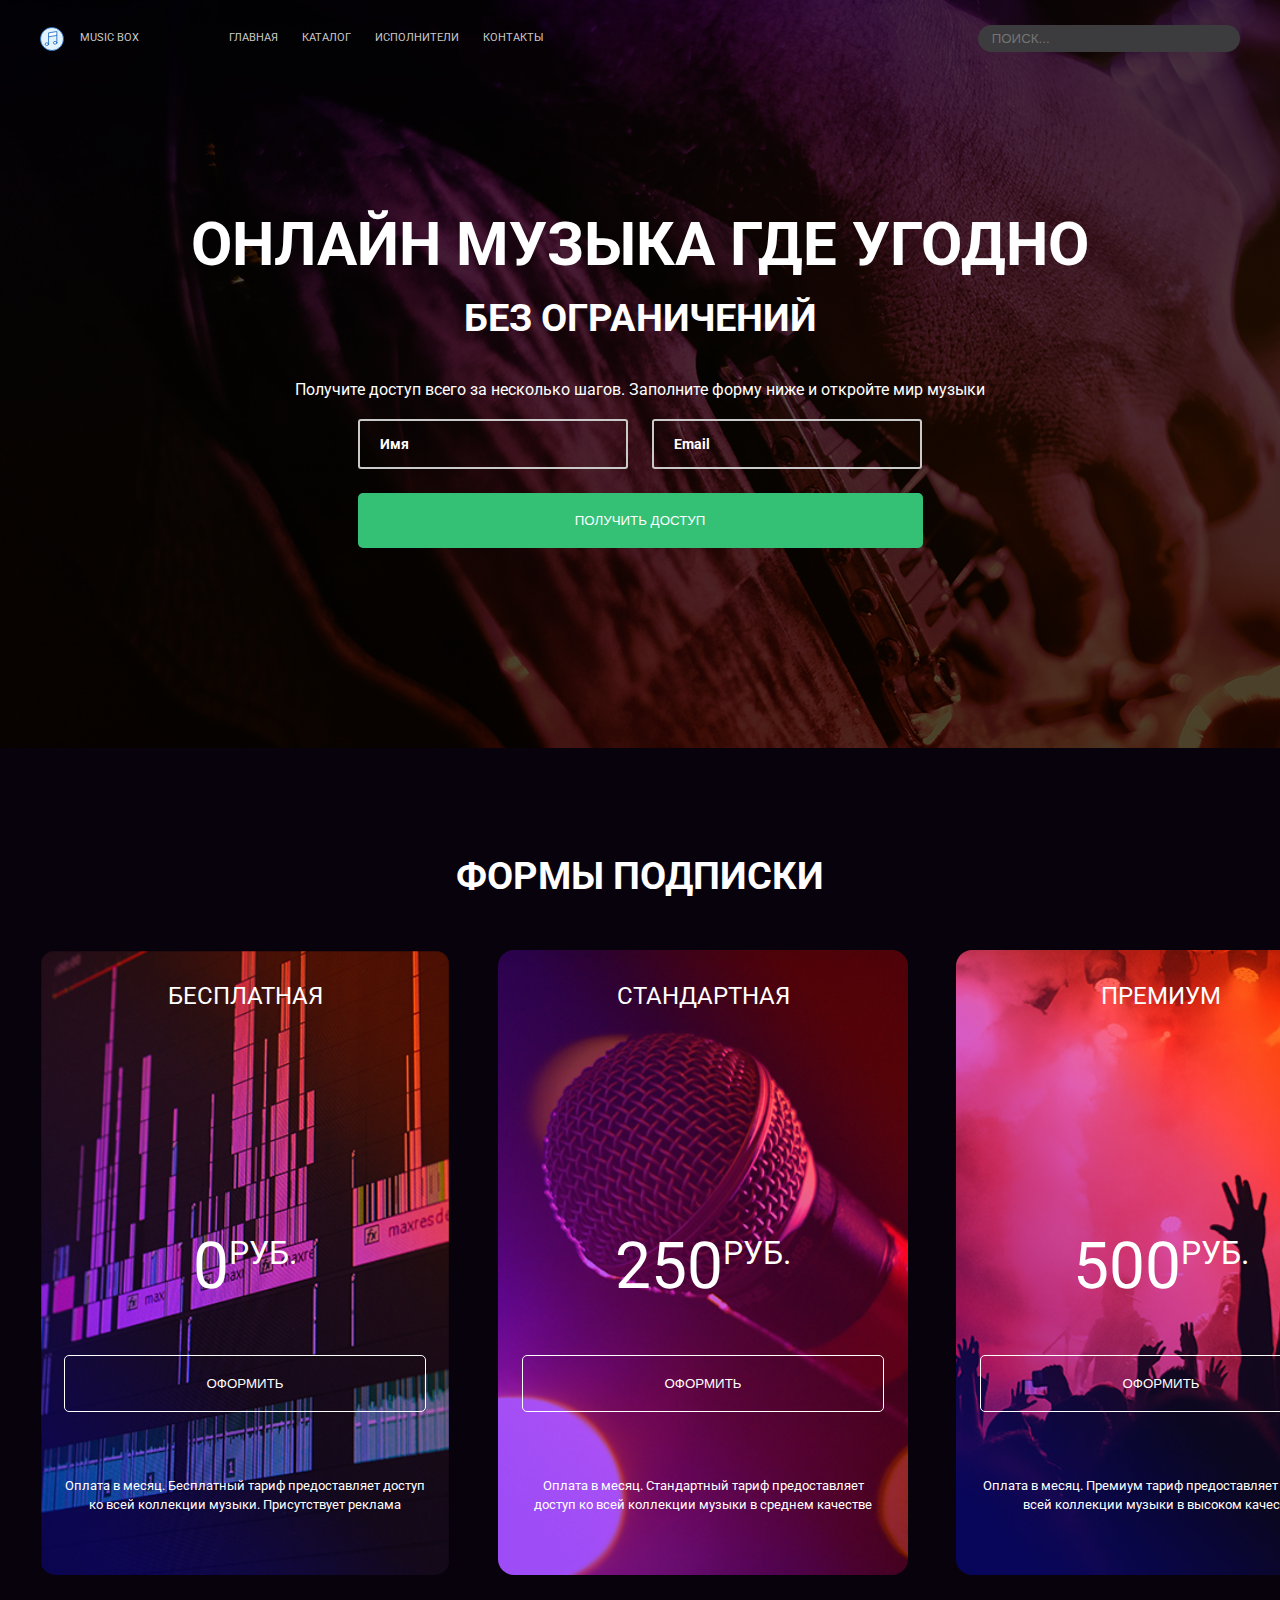
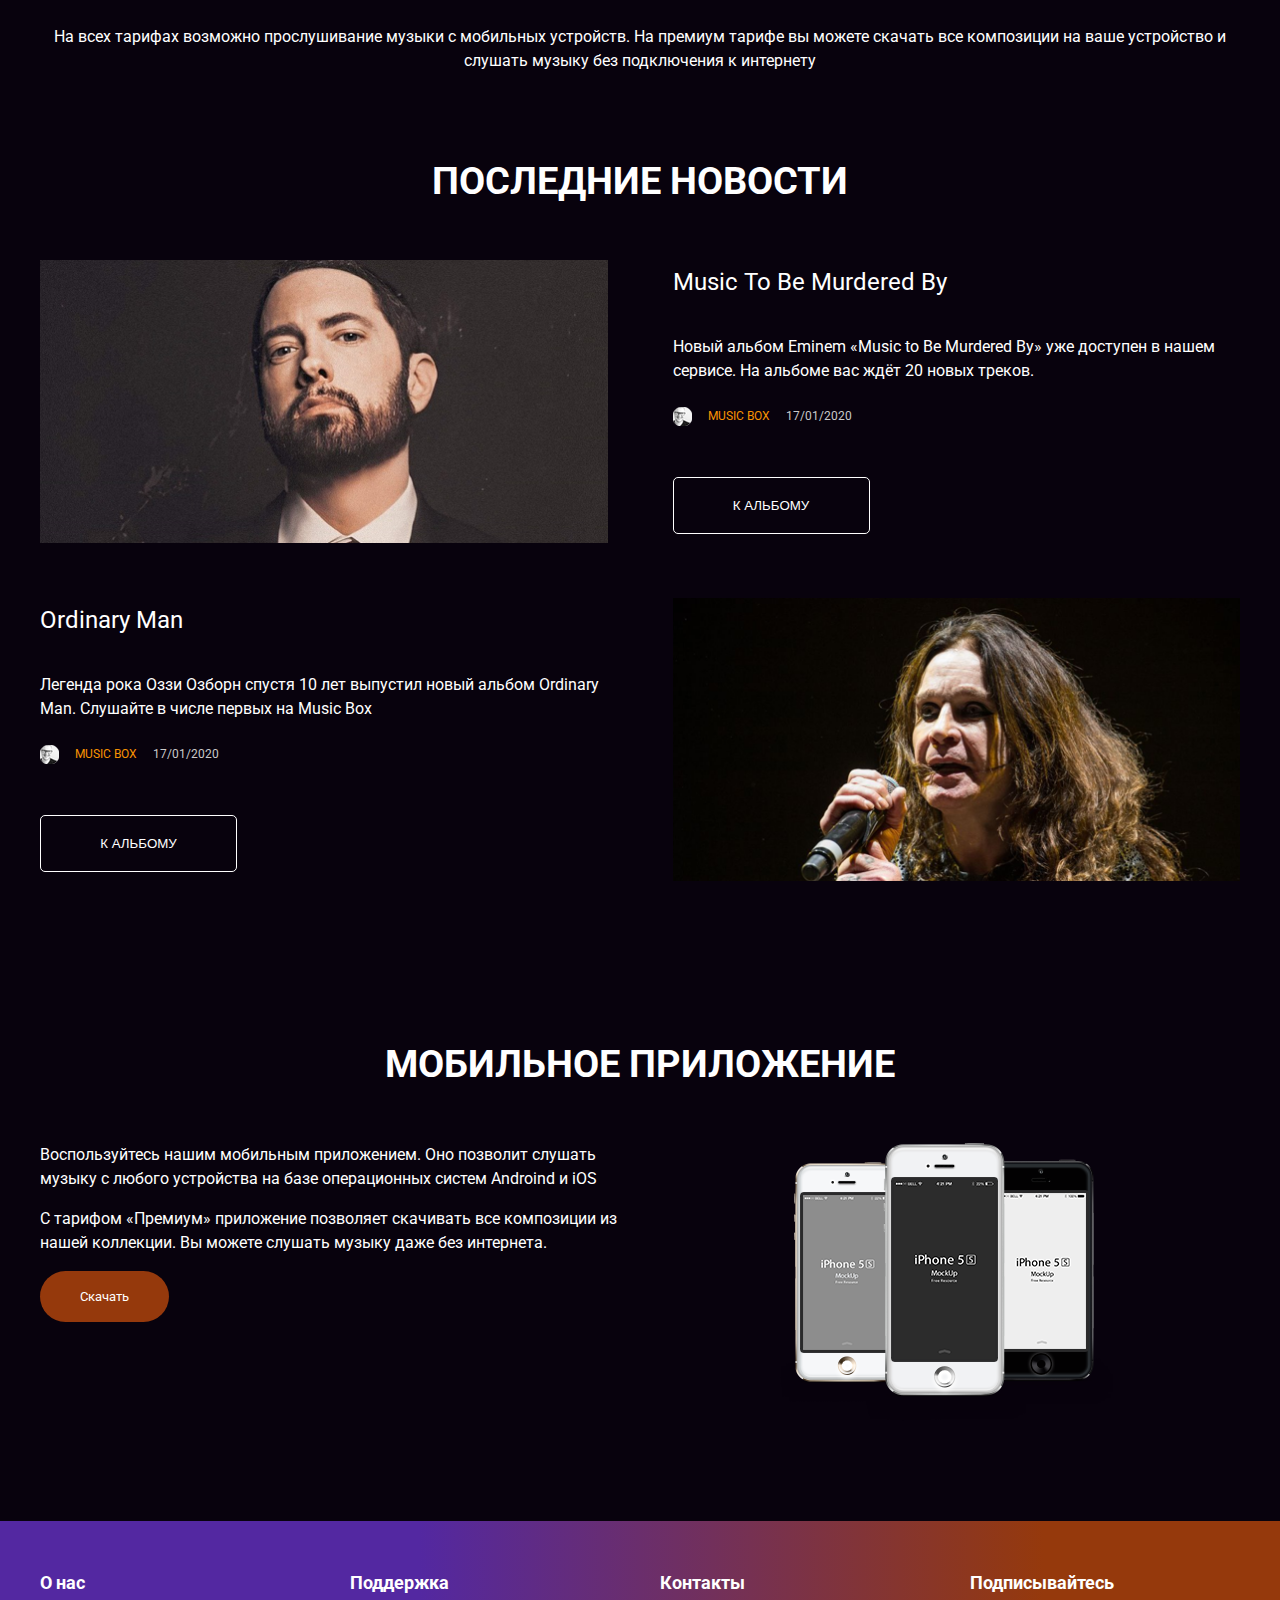
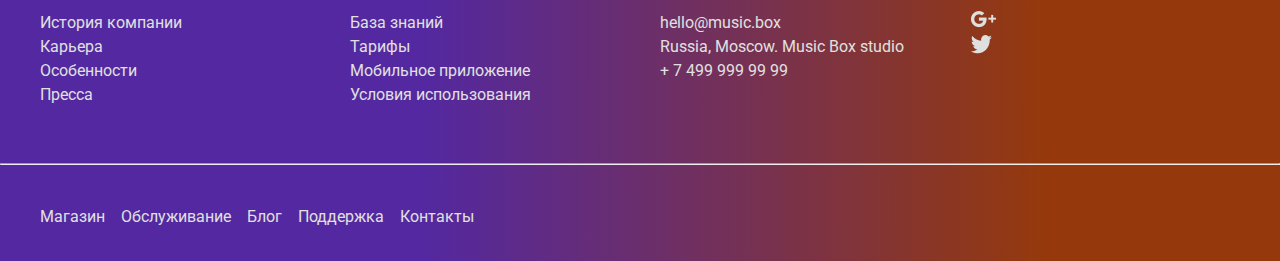
<file: index.html>
<!DOCTYPE html>
<html lang="ru">
<head>
  <meta charset="UTF-8">
  <meta http-equiv="X-UA-Compatible" content="IE=edge">
  <meta name="viewport" content="width=device-width, initial-scale=1.0">
  <title>Music Box</title>
  <link rel="stylesheet" href="./css/index.css">
</head>
<body>
  <header>
  <div class="container">
    <div class="header-wrapper">
    <div class="header-logo">
      <img src="./images/logo.svg" alt="logo">
      <a href="#!">MUSIC BOX</a>
    </div>
    <div class="header-nav">
      <a href="#!" class="header-nav-item white">Главная</a>
      <a href="#!" class="header-nav-item">Каталог</a>
      <a href="#!" class="header-nav-item">Исполнители</a>
      <a href="#!" class="header-nav-item">Контакты</a>
    </div>
    <div class="header-input-wrapper">
      <input class="header-input" type="text" placeholder=" Поиск...">
    </div>
  </div>
</div>
</header>

<section id="page-description" class="page-description">
  <div class="container">
    <div class="poge-description_title-wrapper">
      <h1>Онлайн музыка где угодно</h1>
      <h2>без ограничений</h2>
      <p>Получите доступ всего за несколько шагов. Заполните форму ниже и откройте мир музыки</p>
    </div>
    <div class="page-description_input-wrapper">
      <input placeholder="Имя" type="text">
      <input placeholder="Email" type="text">
    </div>
    <div class="page-description_button">
      <a class="btn" href="#!">получить доступ</a>
    </div>
  </div>
</section>

<section class="page-pricing" id="page-pricing">
  <div class="container">
    <h2 class="pricing-title">Формы подписки</h2>
    <div class="pricing-cards_wrapper">
      <div class="pricing-item bg-free">
        <h3>Бесплатная</h3>
        <p class="pricing-value">0<span>РУБ.</span></p>
        <a class="btn-pricing" href="#">Оформить</a>
        <p class="pricing-footer">Оплата в месяц. Бесплатный тариф предоставляет доступ ко всей коллекции музыки. Присутствует реклама</p>
      </div>

      <div class="pricing-item bg-standart">
        <h3>Стандартная</h3>
        <p class="pricing-value">250<span>РУБ.</span></p>
        <a class="btn-pricing" href="#">Оформить</a>
        <p class="pricing-footer">Оплата в месяц. Стандартный тариф предоставляет доступ ко всей коллекции музыки в среднем качестве</p>
      </div>

      <div class="pricing-item bg-premium">
        <h3>Премиум</h3>
        <p class="pricing-value">500<span>РУБ.</span></p>
        <a class="btn-pricing" href="#">Оформить</a>
        <p class="pricing-footer">Оплата в месяц. Премиум тариф предоставляет доступ ко всей коллекции музыки в высоком качестве</p>
      </div>

    </div>
  <p class="pricing-text">На всех тарифах возможно прослушивание музыки с мобильных устройств. На премиум тарифе вы можете скачать все композиции на ваше устройство и слушать музыку без подключения к интернету</p>
  </div>
</section>

<section class="news" id="news">
  <div class="container">
    <h2 class="news-title">Последние новости</h2>
    <div class="news-item_wrapper">

      <div class="news-item">
        <img src="/images/Music to Be Murdered By.png" alt="Не забудьте про alt">
        <div class="news-body-wrapper">
        <div class="news-body">
          <h3>Music To Be Murdered By</h3>
          <p>Новый альбом Eminem «Music to Be Murdered By» уже доступен в нашем сервисе. На альбоме вас ждёт 20 новых треков.</p>
        </div>
        <div class="news-footer">
          <div class="news-author">
            <a href="#!"><img src="./images/avatar.png" alt=""></a>
            <a class="author" href="#!">Music box</a>
            <p>17/01/2020</p>
          </div>
          <a class="btn-news" href="#">К альбому</a>
        </div>
      </div>
      </div>

      <div class="news-item">
        <img class="reverse-2" src="/images/Ordinary Man.png" alt="Не забудьте про alt">
        <div class="news-body-wrapper reverse-1">
        <div class="news-body">
          <h3>Ordinary Man</h3>
          <p>Легенда рока Оззи Озборн спустя 10 лет выпустил новый альбом Ordinary Man. Слушайте в числе первых на Music Box</p>
        </div>
        <div class="news-footer">
          <div class="news-author">
            <a href="#!"><img src="./images/avatar.png" alt=""></a>
            <a class="author" href="#!">Music box</a>
            <p>17/01/2020</p>
          </div>
          <a class="btn-news" href="#">К альбому</a>
        </div>
      </div>
      </div>
    </div>
  </div>
</section>

<section id="page-app" class="page-app">
  <div class="container">
    <h2 class="page-app_title">Мобильное приложение</h2>
    <div class="page-app_wrapper">
    <div class="page-app_item">
      <p>Воспользуйтесь нашим мобильным приложением. Оно позволит слушать музыку с любого устройства на базе операционных систем Androind и iOS</p>
      <br>
        <p>С тарифом «Премиум» приложение позволяет скачивать все композиции из нашей коллекции. Вы можете слушать музыку даже без интернета.</p>
      <a class="app_btn" href="#!">Скачать</a>
    </div>
    <img src="./images/iphone.png" alt="iphone">
  </div>
  </div>
</section>

<footer>
  <div class="container">
    <div class="footer-grid">

      <div class="footer-grid-item">
        <h3>О нас</h3>
        <a href="#!">История компании</a>
        <a href="#!">Карьера</a>
        <a href="#!">Особенности</a>
        <a href="#!">Пресса</a>
      </div>

      <div class="footer-grid-item">
        <h3>Поддержка</h3>
        <a href="#!">База знаний</a>
        <a href="#!">Тарифы</a>
        <a href="#!">Мобильное приложение</a>
        <a href="#!">Условия использования</a>
      </div>

      <div class="footer-grid-item">
        <h3>Контакты</h3>
        <a href="#!">hello@music.box</a>
        <a href="#!">Russia, Moscow. Music Box studio</a>
        <a href="#!">+ 7 499 999 99 99</a>
      </div>

      <div class="footer-grid-item">
        <h3>Подписывайтесь</h3>
        <a href="#!"><img src="./images/Google+.png" alt="google"></a>
        <a href="#!"><img src="./images/Twitter.png" alt="twitter"></a>
      </div>

    </div>
    </div>
    <hr>
    <div class="container">
    <div class="footer-footer">
      <a href="#!">Магазин</a>
      <a href="#!">Обслуживание</a>
      <a href="#!">Блог</a>
      <a href="#!">Поддержка</a>
      <a href="#!">Контакты</a>
  </div>
</div>
</footer>

</body>
</html>
</file>
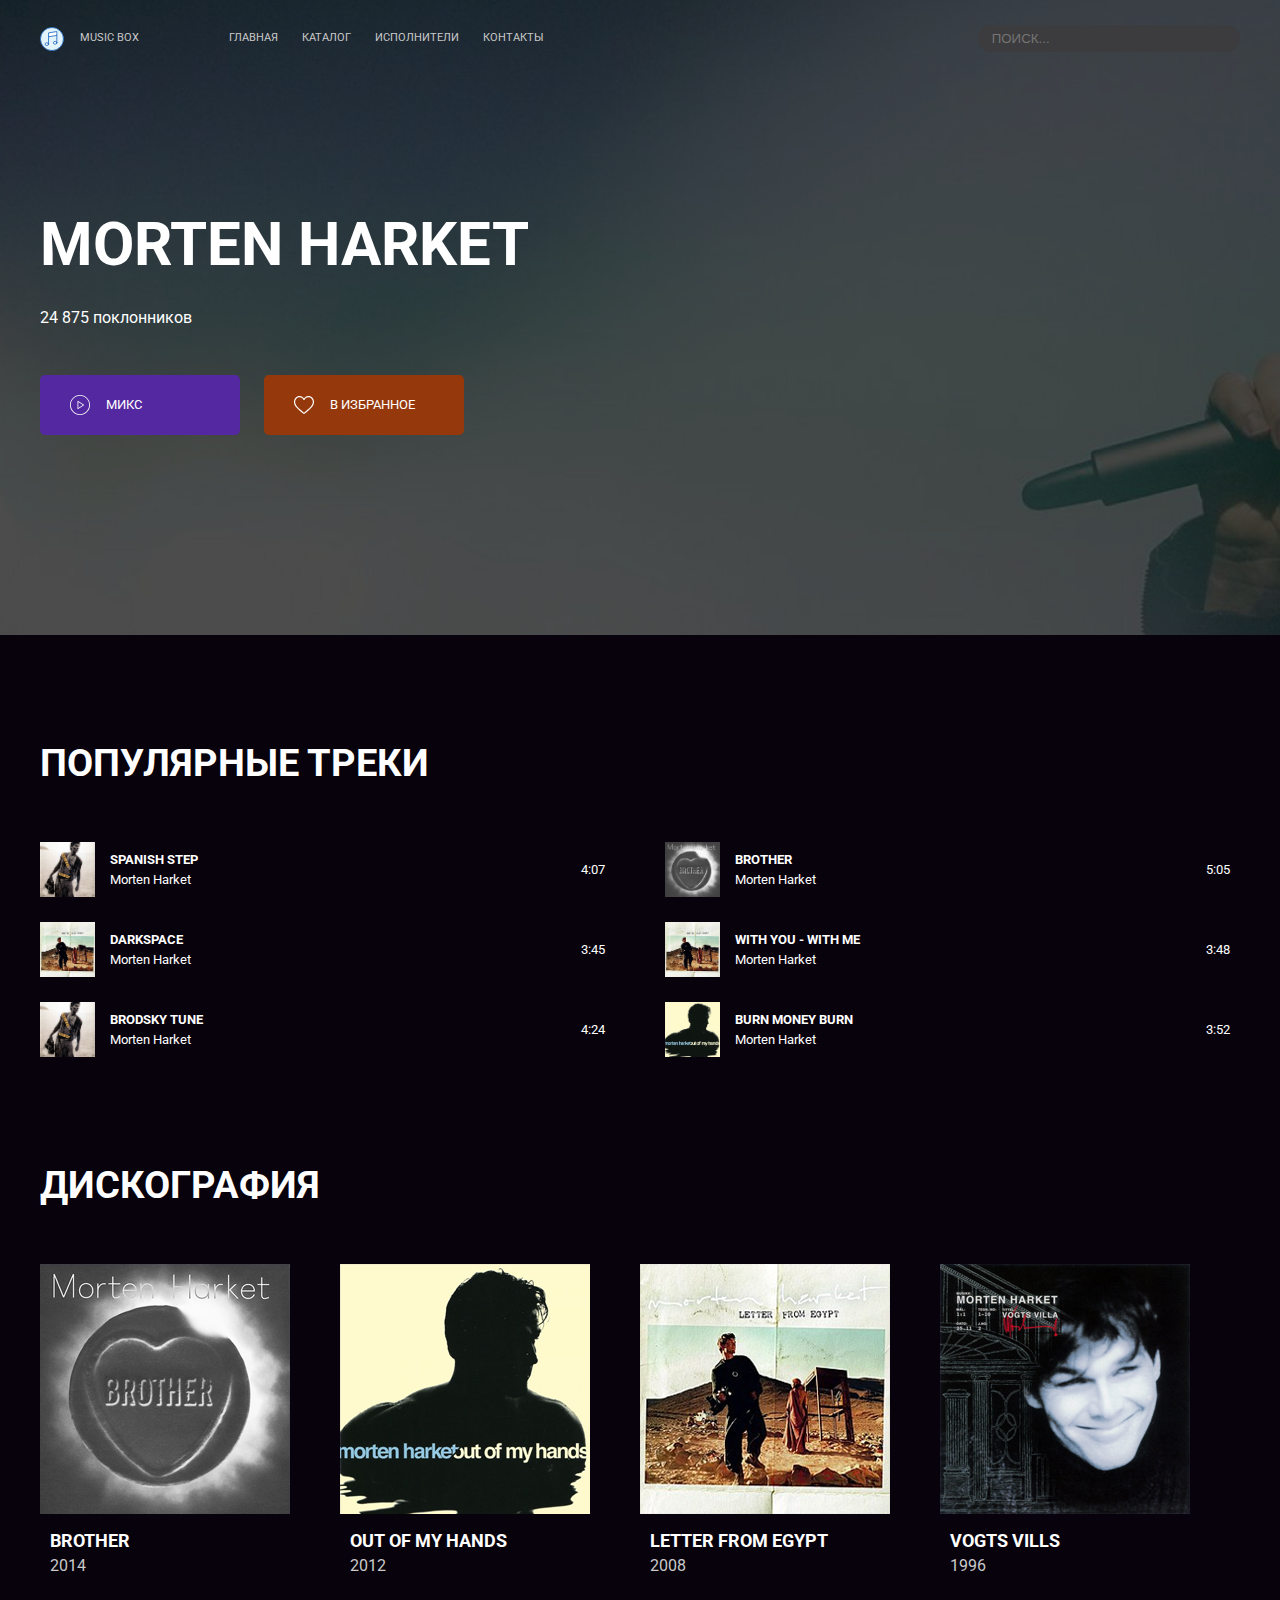
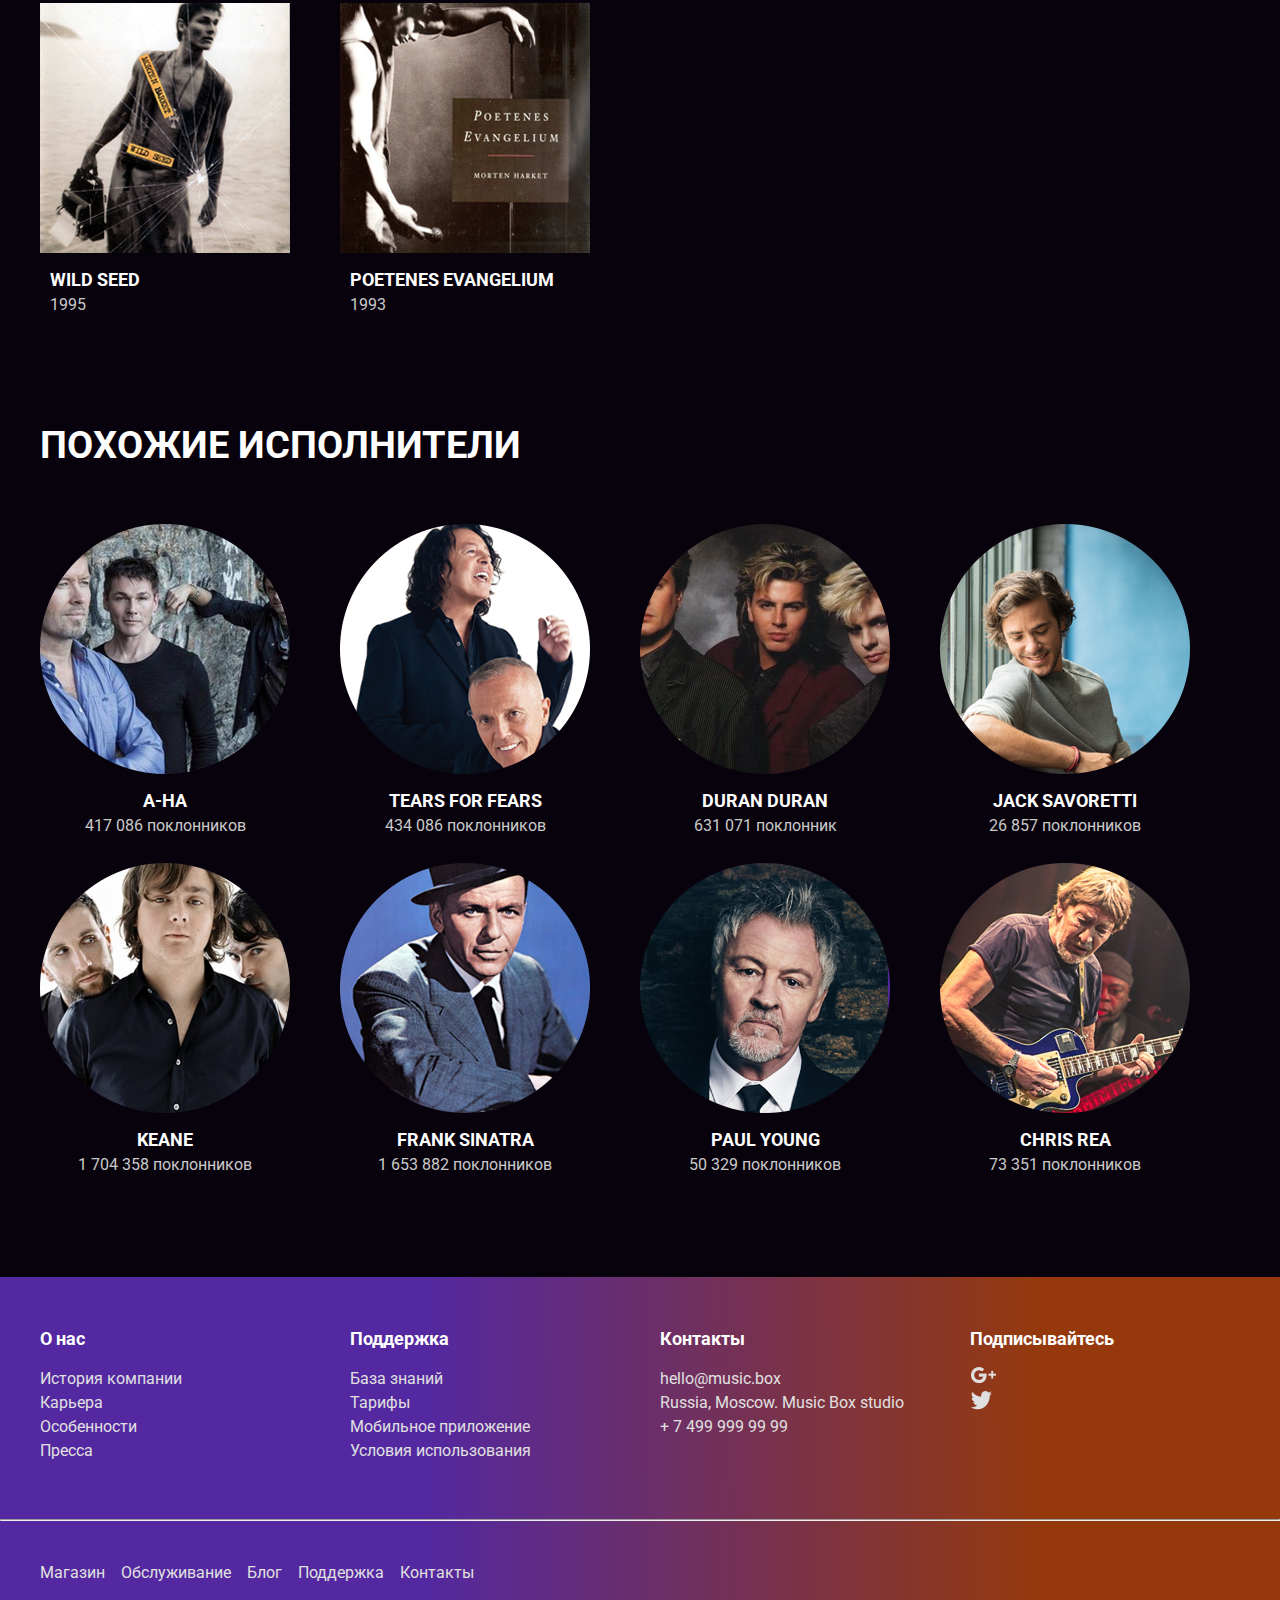
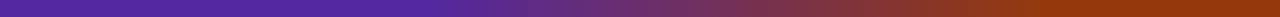
<file: artist.html>
<!DOCTYPE html>
<html lang="ru">
<head>
  <meta charset="UTF-8">
  <meta http-equiv="X-UA-Compatible" content="IE=edge">
  <meta name="viewport" content="width=device-width, initial-scale=1.0">
  <title>Music Box</title>
  <link rel="stylesheet" href="./css/index.css">
</head>
<body>
  
  <header>
    <div class="container">
      <div class="header-wrapper">
      <div class="header-logo">
        <img src="./images/logo.svg" alt="logo">
        <a href="#!">MUSIC BOX</a>
      </div>
      <div class="header-nav">
        <a href="#!" class="header-nav-item white">Главная</a>
        <a href="#!" class="header-nav-item">Каталог</a>
        <a href="#!" class="header-nav-item">Исполнители</a>
        <a href="#!" class="header-nav-item">Контакты</a>
      </div>
      <div class="header-input-wrapper">
        <input class="header-input" type="text" placeholder=" Поиск...">
      </div>
    </div>
  </div>
  </header>

  <section class="page-description-artist">
    <div class="container">
      <div class="description-artist_wrapper">
        <h1>Morten Harket</h1>
        <p>24 875 поклонников</p>
        <div class="description-artist-btn-wrapper">
          <a class="description-artist-btn" href="#!">
            <img src="./images/play-button.svg">
            МИКС
          </a>
          <a class="description-artist-btn orange" href="#!">
            <img src="./images/heart.svg">
            В ИЗБРАННОЕ
          </a>
        </div>
      </div>
    </div>
  </section>

  <section id="page-pop-tracks" class="page-pop-tracks">
    <div class="container">
      <div class="pop-tracks-wrapper">
        <h2>Популярные треки</h2>
        <div class="pop-tracks-grid">

          <div class="popular-track">
            <img src="./images/Wild Seed.png">
            <div class="track-info">
              <div class="track-title">
                <h4>Spanish Step</h4>
                <p>Morten Harket</p>
              </div>
            </div>
            <p>4:07</p>
          </div>

          <div class="popular-track">
            <img src="./images/Brother.png">
            <div class="track-info">
              <div class="track-title">
                <h4>Brother</h4>
                <p>Morten Harket</p>
              </div>
            </div>
            <p>5:05</p>
          </div>

          <div class="popular-track">
            <img src="./images/Letter from Egypt.png">
            <div class="track-info">
              <div class="track-title">
                <h4>Darkspace</h4>
                <p>Morten Harket</p>
              </div>
            </div>
            <p>3:45</p>
          </div>

          <div class="popular-track">
            <img src="./images/Letter from Egypt.png">
            <div class="track-info">
              <div class="track-title">
                <h4>With You - With Me</h4>
                <p>Morten Harket</p>
              </div>
            </div>
            <p>3:48</p>
          </div>

          <div class="popular-track">
            <img src="./images/Wild Seed.png">
            <div class="track-info">
              <div class="track-title">
                <h4>Brodsky Tune</h4>
                <p>Morten Harket</p>
              </div>
            </div>
            <p>4:24</p>
          </div>
          
          <div class="popular-track">
            <img src="./images/Out of My Hands.png">
            <div class="track-info">
              <div class="track-title">
                <h4>Burn Money Burn</h4>
                <p>Morten Harket</p>
              </div>
            </div>
            <p>3:52</p>
          </div>

        </div>
      </div>
    </div>
  </section>

  <section class="page-discography">
    <div class="container">
      <h2 class="discography-title">Дискография</h2>
      <div class="discography-wrapper">

        <div class="discography-item">
          <img src="/images/Brother.png">
          <div class="discography-info">
            <h3>Brother</h3>
            <p>2014</p>
          </div>
        </div>

        <div class="discography-item">
          <img src="/images/Out of My Hands.png">
          <div class="discography-info">
            <h3>Out Of My Hands</h3>
            <p>2012</p>
          </div>
        </div>

        <div class="discography-item">
          <img src="/images/Letter from Egypt.png">
          <div class="discography-info">
            <h3>Letter From Egypt</h3>
            <p>2008</p>
          </div>
        </div>

        <div class="discography-item">
          <img src="/images/Vogts Villa.png">
          <div class="discography-info">
            <h3>Vogts Vills</h3>
            <p>1996</p>
          </div>
        </div>

        <div class="discography-item">
          <img src="/images/Wild Seed.png">
          <div class="discography-info">
            <h3>Wild Seed</h3>
            <p>1995</p>
          </div>
        </div>

        <div class="discography-item">
          <img src="/images/Poetenes Evangelium.png">
          <div class="discography-info">
            <h3>Poetenes Evangelium</h3>
            <p>1993</p>
          </div>
        </div>

      </div>
    </div>
  </section>

  <section class="page-similar">
    <div class="container">
      <h2 class="similar-title">Похожие исполнители</h2>
      <div class="similar-wrapper">

        <div class="similar-item">
          <img src="/images/A-ha.png">
          <div class="similar-info">
            <h3>A-Ha</h3>
            <p>417 086 поклонников</p>
          </div>
        </div>

        <div class="similar-item">
          <img src="/images/Tears for Fears.png">
          <div class="similar-info">
            <h3>Tears For Fears</h3>
            <p>434 086 поклонников</p>
          </div>
        </div>

        <div class="similar-item">
          <img src="/images/Duran Duran.png">
          <div class="similar-info">
            <h3>Duran Duran</h3>
            <p>631 071 поклонник</p>
          </div>
        </div>

        <div class="similar-item">
          <img src="/images/Jack Savoretti.png">
          <div class="similar-info">
            <h3>Jack Savoretti</h3>
            <p>26 857 поклонников </p>
          </div>
        </div>

        <div class="similar-item">
          <img src="/images/Keane.png">
          <div class="similar-info">
            <h3>Keane</h3>
            <p>1 704 358 поклонников</p>
          </div>
        </div>

        <div class="similar-item">
          <img src="/images/Frank Sinatra.png">
          <div class="similar-info">
            <h3>Frank Sinatra</h3>
            <p>1 653 882 поклонников </p>
          </div>
        </div>

        <div class="similar-item">
          <img src="/images/Paul Young.png ">
          <div class="similar-info">
            <h3>Paul Young</h3>
            <p>50 329 поклонников</p>
          </div>
        </div>

        <div class="similar-item">
          <img src="/images/Chris Rea.png">
          <div class="similar-info">
            <h3>Chris Rea</h3>
            <p>73 351 поклонников</p>
          </div>
        </div>

      </div>
    </div>
  </section>

  <footer>
    <div class="container">
      <div class="footer-grid">
  
        <div class="footer-grid-item">
          <h3>О нас</h3>
          <a href="#!">История компании</a>
          <a href="#!">Карьера</a>
          <a href="#!">Особенности</a>
          <a href="#!">Пресса</a>
        </div>
  
        <div class="footer-grid-item">
          <h3>Поддержка</h3>
          <a href="#!">База знаний</a>
          <a href="#!">Тарифы</a>
          <a href="#!">Мобильное приложение</a>
          <a href="#!">Условия использования</a>
        </div>
  
        <div class="footer-grid-item">
          <h3>Контакты</h3>
          <a href="#!">hello@music.box</a>
          <a href="#!">Russia, Moscow. Music Box studio</a>
          <a href="#!">+ 7 499 999 99 99</a>
        </div>
  
        <div class="footer-grid-item">
          <h3>Подписывайтесь</h3>
          <a href="#!"><img src="./images/Google+.png" alt="google"></a>
          <a href="#!"><img src="./images/Twitter.png" alt="twitter"></a>
        </div>
  
      </div>
      </div>
      <hr>
      <div class="container">
      <div class="footer-footer">
        <a href="#!">Магазин</a>
        <a href="#!">Обслуживание</a>
        <a href="#!">Блог</a>
        <a href="#!">Поддержка</a>
        <a href="#!">Контакты</a>
    </div>
  </div>
  </footer>
  

</body>
</html>
</file>
<file: css/index.css>
@import url("https://fonts.googleapis.com/css2?family=Neucha&family=Open+Sans:ital,wght@0,300..800;1,300..800&family=Roboto:ital,wght@0,100;0,300;0,400;0,500;0,700;0,900;1,100;1,300;1,400;1,500;1,700;1,900&display=swap");
.container {
  width: 1200px;
  margin: 0 auto;
}
@media (max-width: 1200px) {
  .container {
    width: 992px;
  }
}
@media (max-width: 992px) {
  .container {
    width: 728px;
    padding: 0 20px;
  }
}
@media (max-width: 768px) {
  .container {
    width: 536px;
    padding: 0 20px;
  }
}
@media (max-width: 576px) {
  .container {
    width: unset;
    padding: 0 20px;
  }
}

body {
  background-color: rgb(8, 2, 13);
}

html, body, div, span, applet, object, iframe,
h1, h2, h3, h4, h5, h6, p, blockquote, pre,
a, abbr, acronym, address, big, cite, code,
del, dfn, em, img, ins, kbd, q, s, samp,
small, strike, strong, sub, sup, tt, var,
b, u, i, center,
dl, dt, dd, ol, ul, li,
fieldset, form, label, legend,
table, caption, tbody, tfoot, thead, tr, th, td,
article, aside, canvas, details, embed,
figure, figcaption, footer, header, hgroup,
menu, nav, output, ruby, section, summary,
time, mark, audio, video {
  margin: 0;
  padding: 0;
  border: 0;
  font-size: 100%;
  font: inherit;
  vertical-align: baseline;
}

/* HTML5 display-role reset for older browsers */
article, aside, details, figcaption, figure,
footer, header, hgroup, menu, nav, section {
  display: block;
}

body {
  line-height: 1;
}

ol, ul {
  list-style: none;
}

blockquote, q {
  quotes: none;
}

blockquote:before, blockquote:after,
q:before, q:after {
  content: "";
  content: none;
}

table {
  border-collapse: collapse;
  border-spacing: 0;
}

header {
  position: absolute;
  top: 25px;
  left: 0;
  right: 0;
  margin-left: auto;
  margin-right: auto;
}

.header-wrapper {
  display: flex;
  margin: 0 auto;
}
@media (max-width: 768px) {
  .header-wrapper {
    flex-direction: column;
  }
}

.header-logo {
  display: flex;
  text-align: center;
  align-items: center;
  margin-right: 90px;
  gap: 16px;
}
@media (max-width: 768px) {
  .header-logo {
    margin-bottom: 10px;
  }
}
.header-logo img {
  display: inline-block;
  height: 24px;
  width: 24px;
}
.header-logo a {
  color: rgb(202, 202, 202);
  font-family: Roboto;
  font-size: 11px;
  font-weight: 400;
  line-height: 16.5px;
  letter-spacing: 0%;
  text-align: left;
  text-transform: uppercase;
  text-decoration: none;
}

.header-nav {
  display: flex;
  gap: 24px;
  align-items: center;
}
@media (max-width: 768px) {
  .header-nav {
    flex-direction: column;
    align-items: flex-start;
    gap: unset;
    margin-bottom: 10px;
  }
}

.header-nav-item {
  color: rgb(202, 202, 202);
  font-family: Roboto;
  font-size: 11px;
  font-weight: 400;
  line-height: 16.5px;
  letter-spacing: 0%;
  text-align: left;
  text-transform: uppercase;
  text-decoration: none;
}
.header-nav-item:hover {
  color: white;
}

.header-input-wrapper {
  margin-left: auto;
  display: flex;
  align-items: center;
}
@media (max-width: 768px) {
  .header-input-wrapper {
    margin-left: unset;
  }
}
.header-input-wrapper .header-input {
  padding-left: 10px;
  height: 25px;
  width: 250px;
  border: none;
  border-radius: 50px;
  background: rgb(60, 59, 61);
  color: white;
  font-family: Arial;
  font-size: 13.3px;
  font-weight: 400;
  line-height: 15px;
  letter-spacing: 0%;
  text-align: left;
  text-transform: uppercase;
}
@media (max-width: 992px) {
  .header-input-wrapper .header-input {
    width: 150px;
  }
}
@media (max-width: 768px) {
  .header-input-wrapper .header-input {
    width: 250px;
  }
}
.header-input-wrapper .header-input::-moz-placeholder {
  color: rgb(117, 117, 117);
  font-family: Arial;
  font-size: 13.3px;
  font-weight: 400;
  line-height: 15px;
  letter-spacing: 0%;
  text-align: left;
  text-transform: uppercase;
}
.header-input-wrapper .header-input::placeholder {
  color: rgb(117, 117, 117);
  font-family: Arial;
  font-size: 13.3px;
  font-weight: 400;
  line-height: 15px;
  letter-spacing: 0%;
  text-align: left;
  text-transform: uppercase;
}

.page-description {
  background-image: url(/images/banner.png);
  padding-top: 200px;
  padding-bottom: 200px;
}

.poge-description_title-wrapper {
  text-align: center;
}
.poge-description_title-wrapper h1 {
  color: white;
  font-family: Roboto;
  font-size: 60px;
  font-weight: 700;
  line-height: 90px;
  letter-spacing: 0%;
  text-transform: uppercase;
}
@media (max-width: 576px) {
  .poge-description_title-wrapper h1 {
    color: white;
    font-family: Roboto;
    font-size: 30px;
    font-weight: 700;
    line-height: 45px;
    letter-spacing: 0%;
    text-transform: uppercase;
  }
}
.poge-description_title-wrapper h2 {
  color: white;
  font-family: Roboto;
  font-size: 38px;
  font-weight: 700;
  line-height: 57px;
  letter-spacing: 0%;
  text-transform: uppercase;
  margin-bottom: 31px;
}
@media (max-width: 576px) {
  .poge-description_title-wrapper h2 {
    color: white;
    font-family: Roboto;
    font-size: 18px;
    font-weight: 700;
    line-height: 27px;
    letter-spacing: 0%;
    text-transform: uppercase;
  }
}
.poge-description_title-wrapper p {
  color: white;
  font-family: Roboto;
  font-size: 16px;
  font-weight: 400;
  line-height: 150%;
  letter-spacing: 0%;
  margin-bottom: 17px;
}

.page-description_input-wrapper {
  display: flex;
  align-items: center;
  gap: 24px;
  justify-content: center;
}
@media (max-width: 768px) {
  .page-description_input-wrapper {
    flex-direction: column;
    gap: unset;
  }
}
.page-description_input-wrapper input {
  min-width: 270px;
  min-height: 50px;
  padding-left: 20px;
  margin-bottom: 1.5rem;
  box-sizing: border-box;
  border: 2px solid rgb(202, 202, 202);
  border-radius: 3px;
  background-color: transparent;
  color: rgb(255, 255, 255);
  font-family: Roboto;
  font-size: 14px;
  font-weight: 700;
  line-height: 16px;
  letter-spacing: 0%;
  text-align: left;
}
.page-description_input-wrapper input::-moz-placeholder {
  color: rgb(255, 255, 255);
  font-family: Roboto;
  font-size: 14px;
  font-weight: 700;
  line-height: 16px;
  letter-spacing: 0%;
  text-align: left;
}
.page-description_input-wrapper input::placeholder {
  color: rgb(255, 255, 255);
  font-family: Roboto;
  font-size: 14px;
  font-weight: 700;
  line-height: 16px;
  letter-spacing: 0%;
  text-align: left;
}

.page-description_button .btn {
  margin: 0 auto;
  display: block;
  width: 505px;
  padding: 20px 30px;
  border-radius: 5px;
  border: none;
  background-color: rgb(52, 193, 118);
  color: rgb(255, 255, 255);
  font-family: Arial;
  font-size: 13.3px;
  font-weight: 400;
  line-height: 15px;
  letter-spacing: 0%;
  text-align: center;
  text-decoration: none;
  text-transform: uppercase;
  transition: 0.2s;
}
@media (max-width: 768px) {
  .page-description_button .btn {
    width: 210px;
  }
}
.page-description_button .btn:hover {
  transform: scale(1.1);
  background-color: white;
  color: black;
}

.page-pricing {
  padding-top: 100px;
  margin: 0 auto;
}

.pricing-title {
  color: white;
  font-family: Roboto;
  font-size: 38px;
  font-weight: 700;
  line-height: 57px;
  letter-spacing: 0%;
  text-transform: uppercase;
  text-align: center;
  margin-bottom: 45px;
}

.pricing-cards_wrapper {
  display: flex;
  flex-direction: row;
  text-align: center;
  align-items: center;
  gap: 48px;
  margin-bottom: 50px;
}
@media (max-width: 1200px) {
  .pricing-cards_wrapper {
    flex-direction: column;
  }
}

.pricing-item {
  max-width: 370px;
  max-height: 625px;
  border-radius: 1rem;
  padding-left: 1.5rem;
  padding-right: 1.5rem;
  display: flex;
  flex-direction: column;
  align-items: center;
}
.pricing-item h3 {
  color: white;
  font-family: Roboto;
  font-size: 24px;
  font-weight: 400;
  line-height: 45px;
  letter-spacing: 0%;
  text-transform: uppercase;
  margin-bottom: 200px;
  margin-top: 24px;
}
.pricing-item .btn-pricing {
  display: inline-block;
  width: 300px;
  padding: 20px 30px;
  border-radius: 5px;
  border: 1px solid white;
  background-color: transparent;
  color: rgb(255, 255, 255);
  font-family: Arial;
  font-size: 13.3px;
  font-weight: 400;
  line-height: 15px;
  letter-spacing: 0%;
  text-align: center;
  text-decoration: none;
  text-transform: uppercase;
  margin-bottom: 64px;
  transition: 0.2s;
}
.pricing-item .btn-pricing:hover {
  background-color: white;
  color: black;
  transform: scale(1.1);
}

.bg-free {
  background-image: url(/images/subscribe_1.png);
  background-size: cover;
}

.bg-standart {
  background-image: url(/images/subscribe_2.png);
  background-size: cover;
}

.bg-premium {
  background-image: url(/images/subscribe_3.png);
  background-size: cover;
}

.pricing-value {
  color: white;
  font-family: Roboto;
  font-size: 64px;
  font-weight: 400;
  line-height: 150%;
  letter-spacing: 0%;
  margin-bottom: 40px;
}
.pricing-value span {
  color: white;
  font-family: Roboto;
  font-size: 32px;
  font-weight: 400;
  line-height: 150%;
  letter-spacing: 0%;
  vertical-align: text-top;
}

.pricing-footer {
  color: rgb(255, 255, 255);
  font-family: Roboto;
  font-size: 12.8px;
  font-weight: 400;
  line-height: 150%;
  letter-spacing: 0%;
  text-align: center;
  margin-bottom: 64px;
}

.pricing-text {
  color: white;
  font-family: Roboto;
  font-size: 16px;
  font-weight: 400;
  line-height: 150%;
  letter-spacing: 0%;
  text-align: center;
  margin-bottom: 80px;
}

.news-title {
  color: white;
  font-family: Roboto;
  font-size: 38px;
  font-weight: 700;
  line-height: 57px;
  letter-spacing: 0%;
  text-transform: uppercase;
  text-align: center;
  margin-bottom: 50px;
}

.news-item_wrapper {
  display: flex;
  flex-direction: column;
  align-items: center;
}

.news-item {
  display: grid;
  grid-template-columns: 1fr 1fr;
  gap: 50px 65px;
}
@media (max-width: 992px) {
  .news-item {
    display: flex;
    flex-direction: column;
  }
}
.news-item img {
  width: 100%;
  height: auto;
}

.news-body {
  margin-bottom: 24px;
}
.news-body h3 {
  color: white;
  font-family: Roboto;
  font-size: 24px;
  font-weight: 400;
  line-height: 45px;
  letter-spacing: 0%;
  margin-bottom: 30px;
}
.news-body p {
  color: white;
  font-family: Roboto;
  font-size: 16px;
  font-weight: 400;
  line-height: 150%;
  letter-spacing: 0%;
}

.news-author {
  display: flex;
  gap: 16px;
  margin-bottom: 48px;
}
.news-author .author {
  color: rgb(248, 146, 2);
  font-family: Roboto;
  font-size: 12px;
  font-weight: 400;
  line-height: 19.2px;
  letter-spacing: 0%;
  text-align: left;
  text-transform: uppercase;
  text-decoration: none;
}
.news-author p {
  color: rgb(202, 202, 202);
  font-family: Roboto;
  font-size: 12px;
  font-weight: 400;
  line-height: 19.2px;
  letter-spacing: 0%;
  text-align: left;
}

.btn-news {
  display: inline-block;
  width: 135px;
  padding: 20px 30px;
  border-radius: 5px;
  border: 1px solid white;
  background-color: transparent;
  color: rgb(255, 255, 255);
  font-family: Arial;
  font-size: 13.3px;
  font-weight: 400;
  line-height: 15px;
  letter-spacing: 0%;
  text-align: center;
  text-decoration: none;
  text-transform: uppercase;
  margin-bottom: 64px;
  transition: 0.2s;
}
.btn-news:hover {
  background-color: white;
  color: black;
  transform: scale(1.1);
}

.reverse-1 {
  grid-column-start: 1;
  grid-row-start: 1;
}

.reverse-2 {
  grid-column-start: 2;
}

.page-app {
  padding-top: 100px;
  margin-bottom: 100px;
}

.page-app_title {
  color: white;
  font-family: Roboto;
  font-size: 38px;
  font-weight: 700;
  line-height: 57px;
  letter-spacing: 0%;
  text-transform: uppercase;
  text-align: center;
  margin-bottom: 50px;
}

.page-app_wrapper {
  display: flex;
  flex-direction: row;
  gap: 140px;
}
@media (max-width: 992px) {
  .page-app_wrapper {
    flex-direction: column-reverse;
    align-items: center;
  }
}
.page-app_wrapper img {
  max-width: 333px;
  max-height: 280px;
}

.page-app_item {
  max-width: 600px;
}
.page-app_item p {
  color: white;
  font-family: Roboto;
  font-size: 16px;
  font-weight: 400;
  line-height: 150%;
  letter-spacing: 0%;
}

.app_btn {
  margin-top: 16px;
  display: inline-block;
  background-color: rgb(149, 57, 12);
  border: none;
  border-radius: 32px;
  padding: 16px 40px;
  color: rgb(255, 255, 255);
  font-family: Roboto;
  font-size: 12.8px;
  font-weight: 400;
  line-height: 150%;
  letter-spacing: 0%;
  text-decoration: none;
  transition: 0.2s;
}
.app_btn:hover {
  transform: scale(1.1);
  background-color: rgb(248, 146, 2);
}

footer {
  background: linear-gradient(89.75deg, #5328a1 32.83%, #95390c 81.56%);
}
footer hr {
  size: 1px;
  color: rgb(202, 202, 202);
}

.footer-grid {
  display: grid;
  grid-template-columns: 1fr 1fr 1fr 1fr;
  gap: 40px;
  padding-top: 3rem;
  padding-bottom: 3rem;
}
@media (max-width: 768px) {
  .footer-grid {
    display: flex;
    flex-direction: column;
  }
}

.footer-grid-item {
  display: flex;
  flex-direction: column;
}
.footer-grid-item h3 {
  color: white;
  font-family: Roboto;
  font-size: 18px;
  font-weight: 700;
  line-height: 27px;
  letter-spacing: 0%;
  margin-bottom: 15px;
}
.footer-grid-item a {
  color: white;
  font-family: Roboto;
  font-size: 16px;
  font-weight: 400;
  line-height: 150%;
  letter-spacing: 0%;
  text-decoration: none;
  color: rgb(224, 224, 224);
}

.footer-footer {
  display: flex;
  flex-direction: row;
  gap: 16px;
  padding-top: 2rem;
  padding-bottom: 2rem;
}
@media (max-width: 768px) {
  .footer-footer {
    flex-direction: column;
  }
}
.footer-footer a {
  color: white;
  font-family: Roboto;
  font-size: 16px;
  font-weight: 400;
  line-height: 150%;
  letter-spacing: 0%;
  text-decoration: none;
  color: rgb(224, 224, 224);
}

.page-description-artist {
  padding: 200px 0;
  background-image: url(/images/MortenHarket.png);
  background-size: cover;
}

.description-artist_wrapper h1 {
  color: white;
  font-family: Roboto;
  font-size: 60px;
  font-weight: 700;
  line-height: 90px;
  letter-spacing: 0%;
  text-transform: uppercase;
  margin-bottom: 16px;
}
.description-artist_wrapper p {
  color: white;
  font-family: Roboto;
  font-size: 16px;
  font-weight: 400;
  line-height: 150%;
  letter-spacing: 0%;
  margin-bottom: 45px;
}

.description-artist-btn-wrapper {
  display: flex;
  gap: 24px;
}
@media (max-width: 576px) {
  .description-artist-btn-wrapper {
    flex-direction: column;
  }
}

.description-artist-btn {
  display: flex;
  gap: 16px;
  width: 140px;
  padding: 20px 30px;
  background-color: rgb(83, 40, 161);
  border-radius: 5px;
  align-items: center;
  text-decoration: none;
  color: white;
  font-family: Roboto;
  font-size: 12.8px;
  font-weight: 400;
  line-height: 150%;
  letter-spacing: 0%;
  transition: 0.2s;
}
.description-artist-btn:hover {
  transform: scale(1.1);
}
.description-artist-btn img {
  width: 20px;
  height: 20px;
  filter: invert(1);
}

.orange {
  background-color: rgb(149, 57, 12);
}

.page-pop-tracks {
  padding-top: 100px;
}

.pop-tracks-wrapper h2 {
  color: white;
  font-family: Roboto;
  font-size: 38px;
  font-weight: 700;
  line-height: 57px;
  letter-spacing: 0%;
  text-transform: uppercase;
  margin-bottom: 50px;
}

.pop-tracks-grid {
  display: grid;
  grid-template-columns: 1fr 1fr;
  gap: 25px 50px;
}
@media (max-width: 576px) {
  .pop-tracks-grid {
    grid-template-columns: 1fr;
  }
}

.popular-track {
  display: flex;
  flex-direction: row;
  align-items: center;
  transition: 0.2s;
  padding-right: 10px;
}
.popular-track img {
  width: 55px;
  height: 55px;
}
.popular-track p {
  color: white;
  font-family: Roboto;
  font-size: 12.8px;
  font-weight: 400;
  line-height: 150%;
  letter-spacing: 0%;
  margin-left: auto;
}
.popular-track:hover {
  background-color: gray;
  cursor: pointer;
}

.track-info {
  display: flex;
  flex-direction: row;
  width: inherit;
  justify-content: space-between;
  align-items: center;
}

.track-title {
  margin-left: 15px;
}
.track-title h4 {
  color: white;
  font-family: Roboto;
  font-size: 12.8px;
  font-weight: 700;
  line-height: 150%;
  letter-spacing: 0%;
  text-transform: uppercase;
}
.track-title p {
  color: white;
  font-family: Roboto;
  font-size: 12.8px;
  font-weight: 400;
  line-height: 150%;
  letter-spacing: 0%;
}

.page-discography {
  padding-top: 100px;
}

.discography-title {
  color: white;
  font-family: Roboto;
  font-size: 38px;
  font-weight: 700;
  line-height: 57px;
  letter-spacing: 0%;
  text-transform: uppercase;
  margin-bottom: 50px;
}

.discography-wrapper {
  display: flex;
  flex-wrap: wrap;
  gap: 25px 50px;
}

.discography-item {
  transition: 0.2s;
}
.discography-item:hover {
  background-color: gray;
  cursor: pointer;
}
.discography-item img {
  height: 250px;
  width: 250px;
  margin-bottom: 10px;
}

.discography-info {
  padding-left: 10px;
}
.discography-info h3 {
  color: white;
  font-family: Roboto;
  font-size: 18px;
  font-weight: 700;
  line-height: 27px;
  letter-spacing: 0%;
  text-transform: uppercase;
}
.discography-info p {
  color: white;
  font-family: Roboto;
  font-size: 16px;
  font-weight: 400;
  line-height: 150%;
  letter-spacing: 0%;
  color: rgb(202, 202, 202);
}

.page-similar {
  padding: 100px 0;
}

.similar-title {
  color: white;
  font-family: Roboto;
  font-size: 38px;
  font-weight: 700;
  line-height: 57px;
  letter-spacing: 0%;
  text-transform: uppercase;
  margin-bottom: 50px;
}

.similar-wrapper {
  display: flex;
  flex-wrap: wrap;
  gap: 25px 50px;
}

.similar-item:hover {
  cursor: pointer;
}
.similar-item img {
  height: 250px;
  width: 250px;
  margin-bottom: 10px;
}

.similar-info {
  text-align: center;
}
.similar-info h3 {
  color: white;
  font-family: Roboto;
  font-size: 18px;
  font-weight: 700;
  line-height: 27px;
  letter-spacing: 0%;
  text-transform: uppercase;
}
.similar-info p {
  color: white;
  font-family: Roboto;
  font-size: 16px;
  font-weight: 400;
  line-height: 150%;
  letter-spacing: 0%;
  color: rgb(202, 202, 202);
}/*# sourceMappingURL=index.css.map */
</file>
